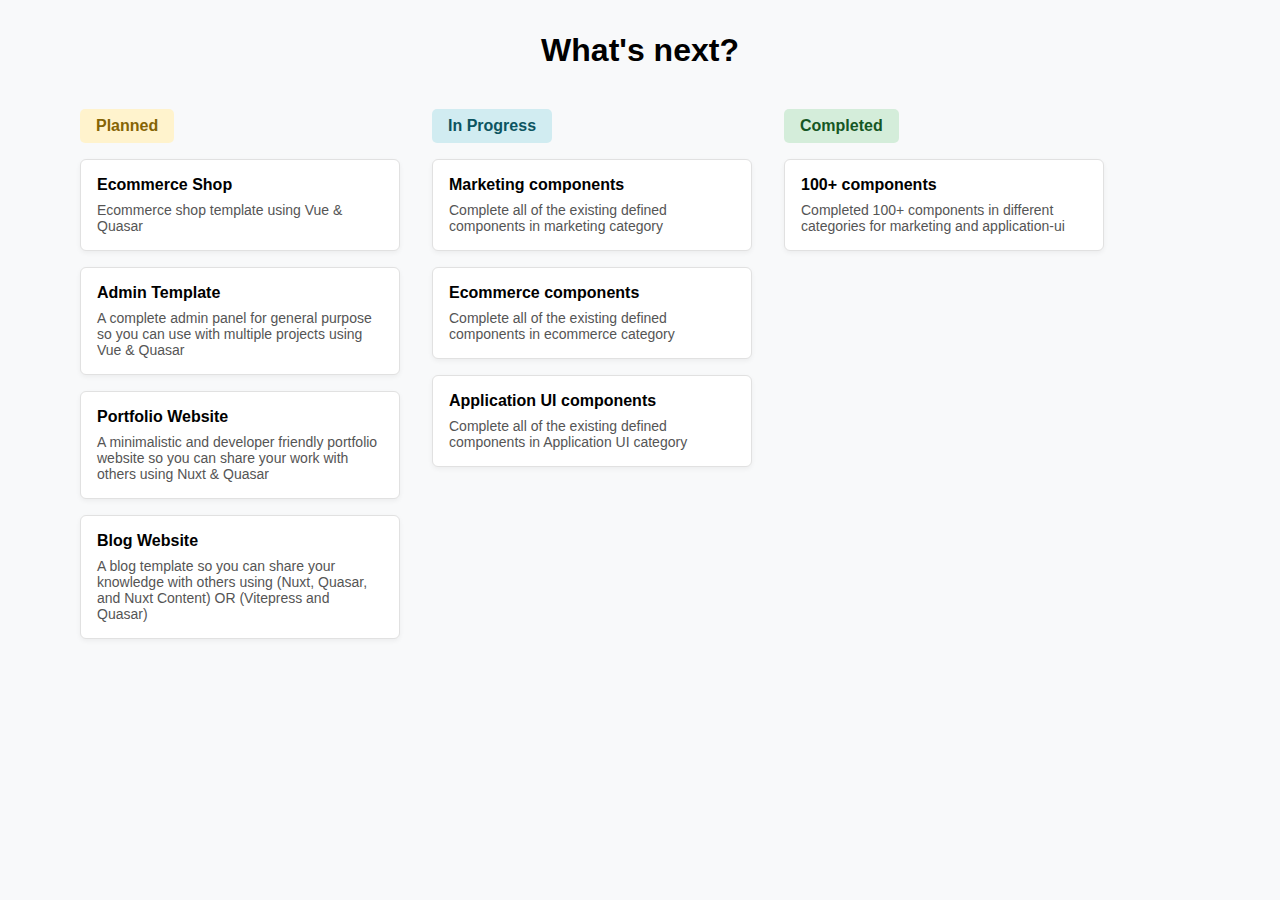
<file: box.html>
<!DOCTYPE html>
<html lang="en">
<head>
  <meta charset="UTF-8" />
  <meta name="viewport" content="width=device-width, initial-scale=1.0"/>
  <title>Roadmap Layout</title>
  <style>
    * {
      box-sizing: border-box;
    }

    body {
      margin: 0;
      font-family: Arial, sans-serif;
      background-color: #f8f9fa;
    }

    .wrapper {
      margin: 2rem 5rem; /* Fixed margin: 5rem left/right */
    }

    h2 {
      text-align: center;
      font-size: 2rem;
      margin-bottom: 2.5rem;
    }

    .columns {
      display: flex;
      gap: 2rem; /* Fixed gap */
      align-items: flex-start;
      flex-wrap: nowrap;
    }

    .column {
      display: flex;
      flex-direction: column;
      gap: 1rem;
    }

    .column-title {
      padding: 0.5rem 1rem;
      border-radius: 5px;
      font-weight: bold;
      font-size: 1rem;
      width: fit-content;
    }

    .planned .column-title {
      background-color: #fff3cd;
      color: #856404;
    }

    .in-progress .column-title {
      background-color: #d1ecf1;
      color: #0c5460;
    }

    .completed .column-title {
      background-color: #d4edda;
      color: #155724;
    }

    .card {
      background-color: white;
      border-radius: 6px;
      padding: 1rem;
      border: 1px solid #e1e1e1;
      box-shadow: 0 2px 5px rgba(0, 0, 0, 0.05);
      width: fit-content;
      max-width: 320px;
    }

    .card h4 {
      margin: 0 0 0.5rem 0;
      font-size: 1rem;
    }

    .card p {
      margin: 0;
      font-size: 0.875rem;
      color: #555;
    }

    /* Responsive: stack columns */
    @media (max-width: 900px) {
      .columns {
        flex-direction: column;
        gap: 2rem;
      }

      .column {
        align-items: flex-start;
      }
    }
  </style>
</head>
<body>
  <div class="wrapper">
    <h2>What's next?</h2>

    <div class="columns">
      <!-- Planned -->
      <div class="column planned">
        <div class="column-title">Planned</div>
        <div class="card">
          <h4>Ecommerce Shop</h4>
          <p>Ecommerce shop template using Vue & Quasar</p>
        </div>
        <div class="card">
          <h4>Admin Template</h4>
          <p>A complete admin panel for general purpose so you can use with multiple projects using Vue & Quasar</p>
        </div>
        <div class="card">
          <h4>Portfolio Website</h4>
          <p>A minimalistic and developer friendly portfolio website so you can share your work with others using Nuxt & Quasar</p>
        </div>
        <div class="card">
          <h4>Blog Website</h4>
          <p>A blog template so you can share your knowledge with others using (Nuxt, Quasar, and Nuxt Content) OR (Vitepress and Quasar)</p>
        </div>
      </div>

      <!-- In Progress -->
      <div class="column in-progress">
        <div class="column-title">In Progress</div>
        <div class="card">
          <h4>Marketing components</h4>
          <p>Complete all of the existing defined components in marketing category</p>
        </div>
        <div class="card">
          <h4>Ecommerce components</h4>
          <p>Complete all of the existing defined components in ecommerce category</p>
        </div>
        <div class="card">
          <h4>Application UI components</h4>
          <p>Complete all of the existing defined components in Application UI category</p>
        </div>
      </div>

      <!-- Completed -->
      <div class="column completed">
        <div class="column-title">Completed</div>
        <div class="card">
          <h4>100+ components</h4>
          <p>Completed 100+ components in different categories for marketing and application-ui</p>
        </div>
      </div>
    </div>
  </div>
</body>
</html>
</file>
